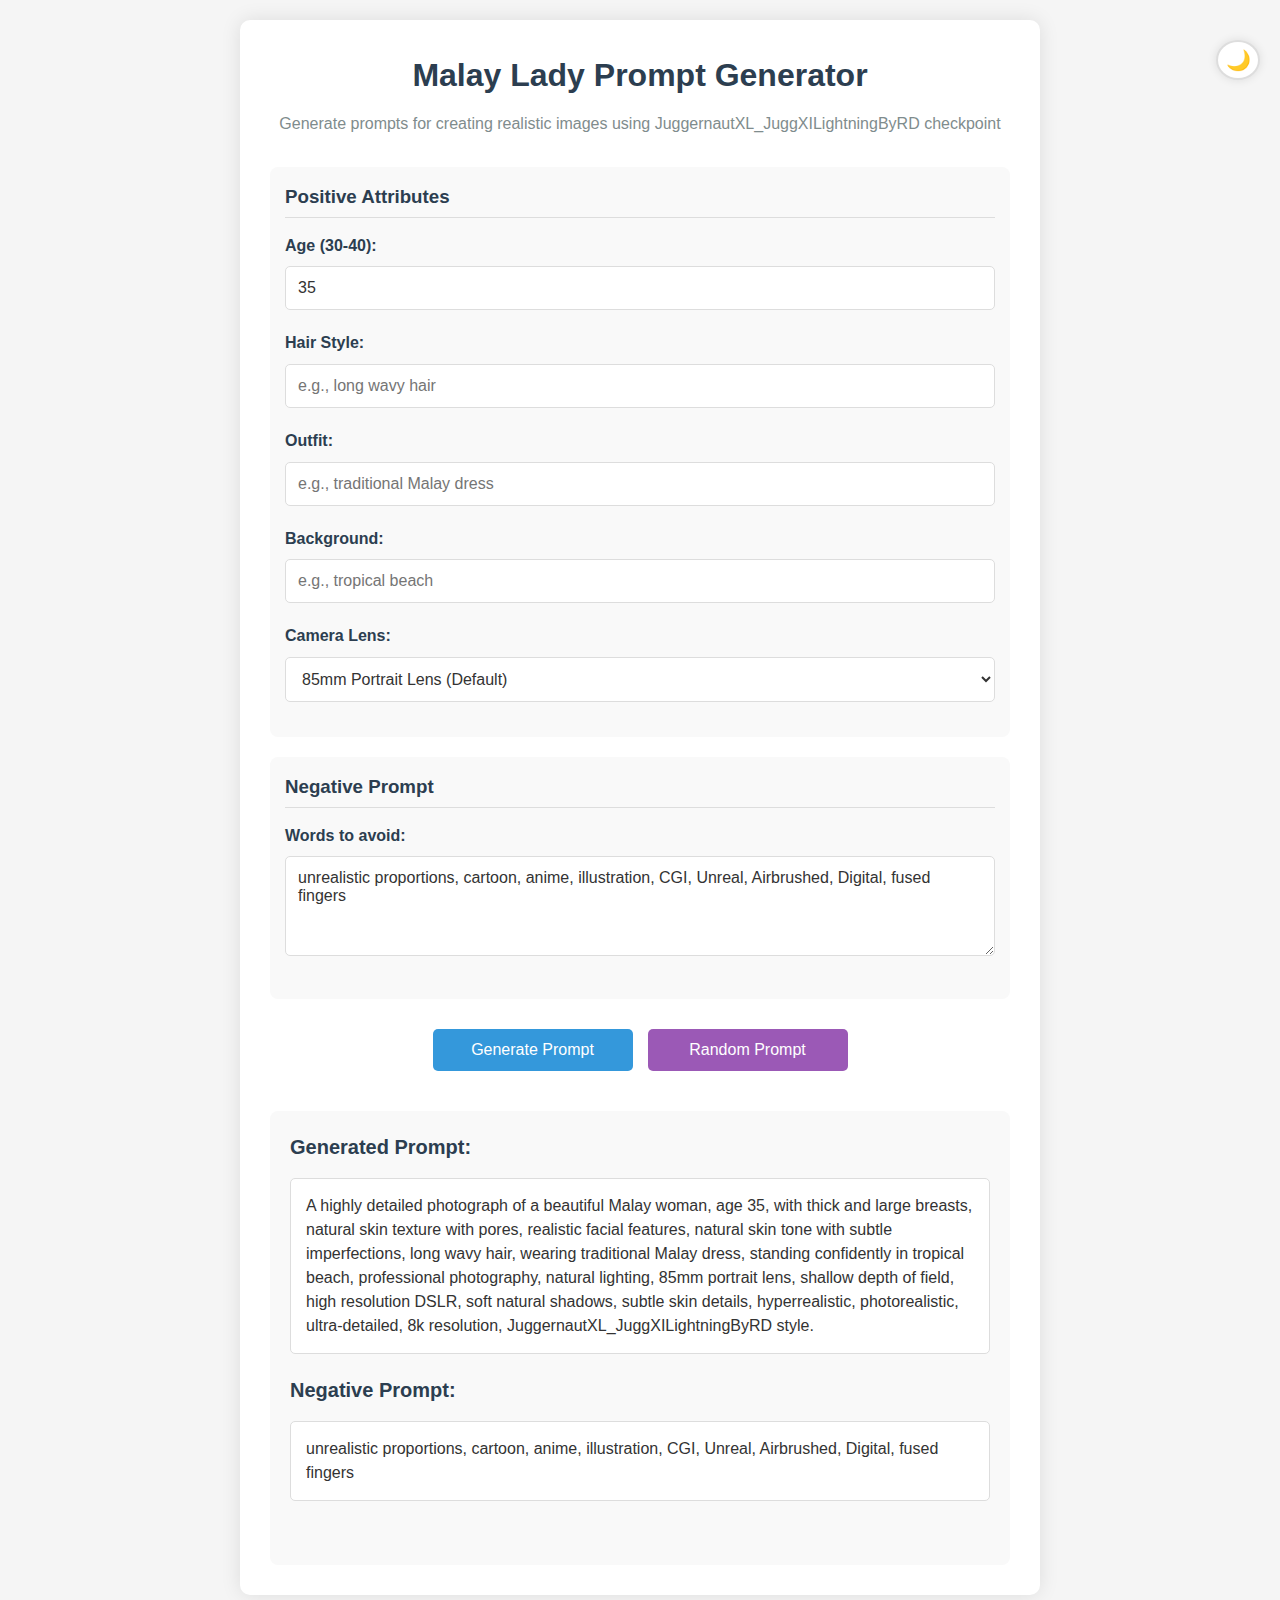
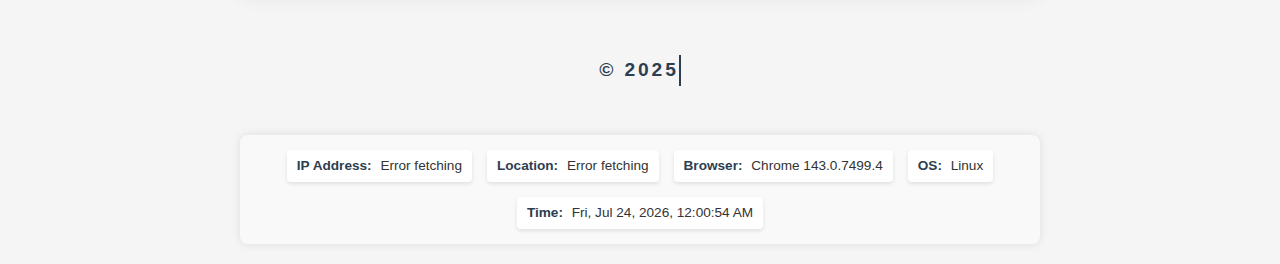
<file: index.html>
<!DOCTYPE html>
<html lang="en">
<head>
    <meta charset="UTF-8">
    <meta name="viewport" content="width=device-width, initial-scale=1.0">
    <title>Malay Lady Prompt Generator</title>
    <link rel="stylesheet" href="styles.css">
</head>
<body>
    <div class="theme-toggle-container">
        <button id="themeToggle" class="theme-toggle">
            <span class="light-icon">☀️</span>
            <span class="dark-icon">🌙</span>
        </button>
    </div>
    
    <div class="container">
        <h1>Malay Lady Prompt Generator</h1>
        <p class="description">Generate prompts for creating realistic images using JuggernautXL_JuggXILightningByRD checkpoint</p>
        
        <div class="form-container">
            <div class="form-section">
                <h3>Positive Attributes</h3>
                <div class="form-group">
                    <label for="age">Age (30-40):</label>
                    <input type="number" id="age" min="30" max="40" value="35">
                </div>
                
                <div class="form-group">
                    <label for="hairStyle">Hair Style:</label>
                    <input type="text" id="hairStyle" placeholder="e.g., long wavy hair">
                </div>
                
                <div class="form-group">
                    <label for="outfit">Outfit:</label>
                    <input type="text" id="outfit" placeholder="e.g., traditional Malay dress">
                </div>
                
                <div class="form-group">
                    <label for="background">Background:</label>
                    <input type="text" id="background" placeholder="e.g., tropical beach">
                </div>
                
                <div class="form-group">
                    <label for="cameraLens">Camera Lens:</label>
                    <select id="cameraLens">
                        <option value="85mm portrait lens, shallow depth of field">85mm Portrait Lens (Default)</option>
                        <option value="35mm wide angle lens">35mm Wide Angle Lens</option>
                        <option value="50mm standard lens">50mm Standard Lens</option>
                        <option value="135mm telephoto lens">135mm Telephoto Lens</option>
                        <option value="24mm wide angle lens">24mm Wide Angle Lens</option>
                        <option value="70-200mm zoom lens">70-200mm Zoom Lens</option>
                        <option value="macro lens">Macro Lens</option>
                        <option value="fisheye lens">Fisheye Lens</option>
                    </select>
                </div>
            </div>
            
            <div class="form-section">
                <h3>Negative Prompt</h3>
                <div class="form-group">
                    <label for="negativePrompt">Words to avoid:</label>
                    <textarea id="negativePrompt" placeholder="e.g., unrealistic proportions, cartoon, anime, illustration, CGI, Unreal, Airbrushed, Digital, fused fingers"></textarea>
                </div>
            </div>
            
            <div class="button-group">
                <button id="generateBtn">Generate Prompt</button>
                <button id="randomBtn" class="random-btn">Random Prompt</button>
            </div>
        </div>
        
        <div class="result-container">
            <div class="result-section">
                <h2>Generated Prompt:</h2>
                <div id="promptResult" class="prompt-box"></div>
            </div>
            
            <div class="result-section">
                <h2>Negative Prompt:</h2>
                <div id="negativeResult" class="prompt-box"></div>
            </div>
            
            <div class="copy-status" id="copyStatus"></div>
        </div>
    </div>
    
    <footer class="retro-footer">
        <div class="typewriter-text" id="copyrightText"></div>
    </footer>
    
    <div class="visitor-info">
        <div class="visitor-info-container">
            <div class="visitor-info-item">
                <span class="info-label">IP Address:</span>
                <span id="ipAddress" class="info-value">Loading...</span>
            </div>
            <div class="visitor-info-item">
                <span class="info-label">Location:</span>
                <span id="location" class="info-value">Loading...</span>
            </div>
            <div class="visitor-info-item">
                <span class="info-label">Browser:</span>
                <span id="browser" class="info-value">Loading...</span>
            </div>
            <div class="visitor-info-item">
                <span class="info-label">OS:</span>
                <span id="os" class="info-value">Loading...</span>
            </div>
            <div class="visitor-info-item">
                <span class="info-label">Time:</span>
                <span id="currentTime" class="info-value">Loading...</span>
            </div>
        </div>
    </div>
    
    <script src="script.js"></script>
</body>
</html>
</file>
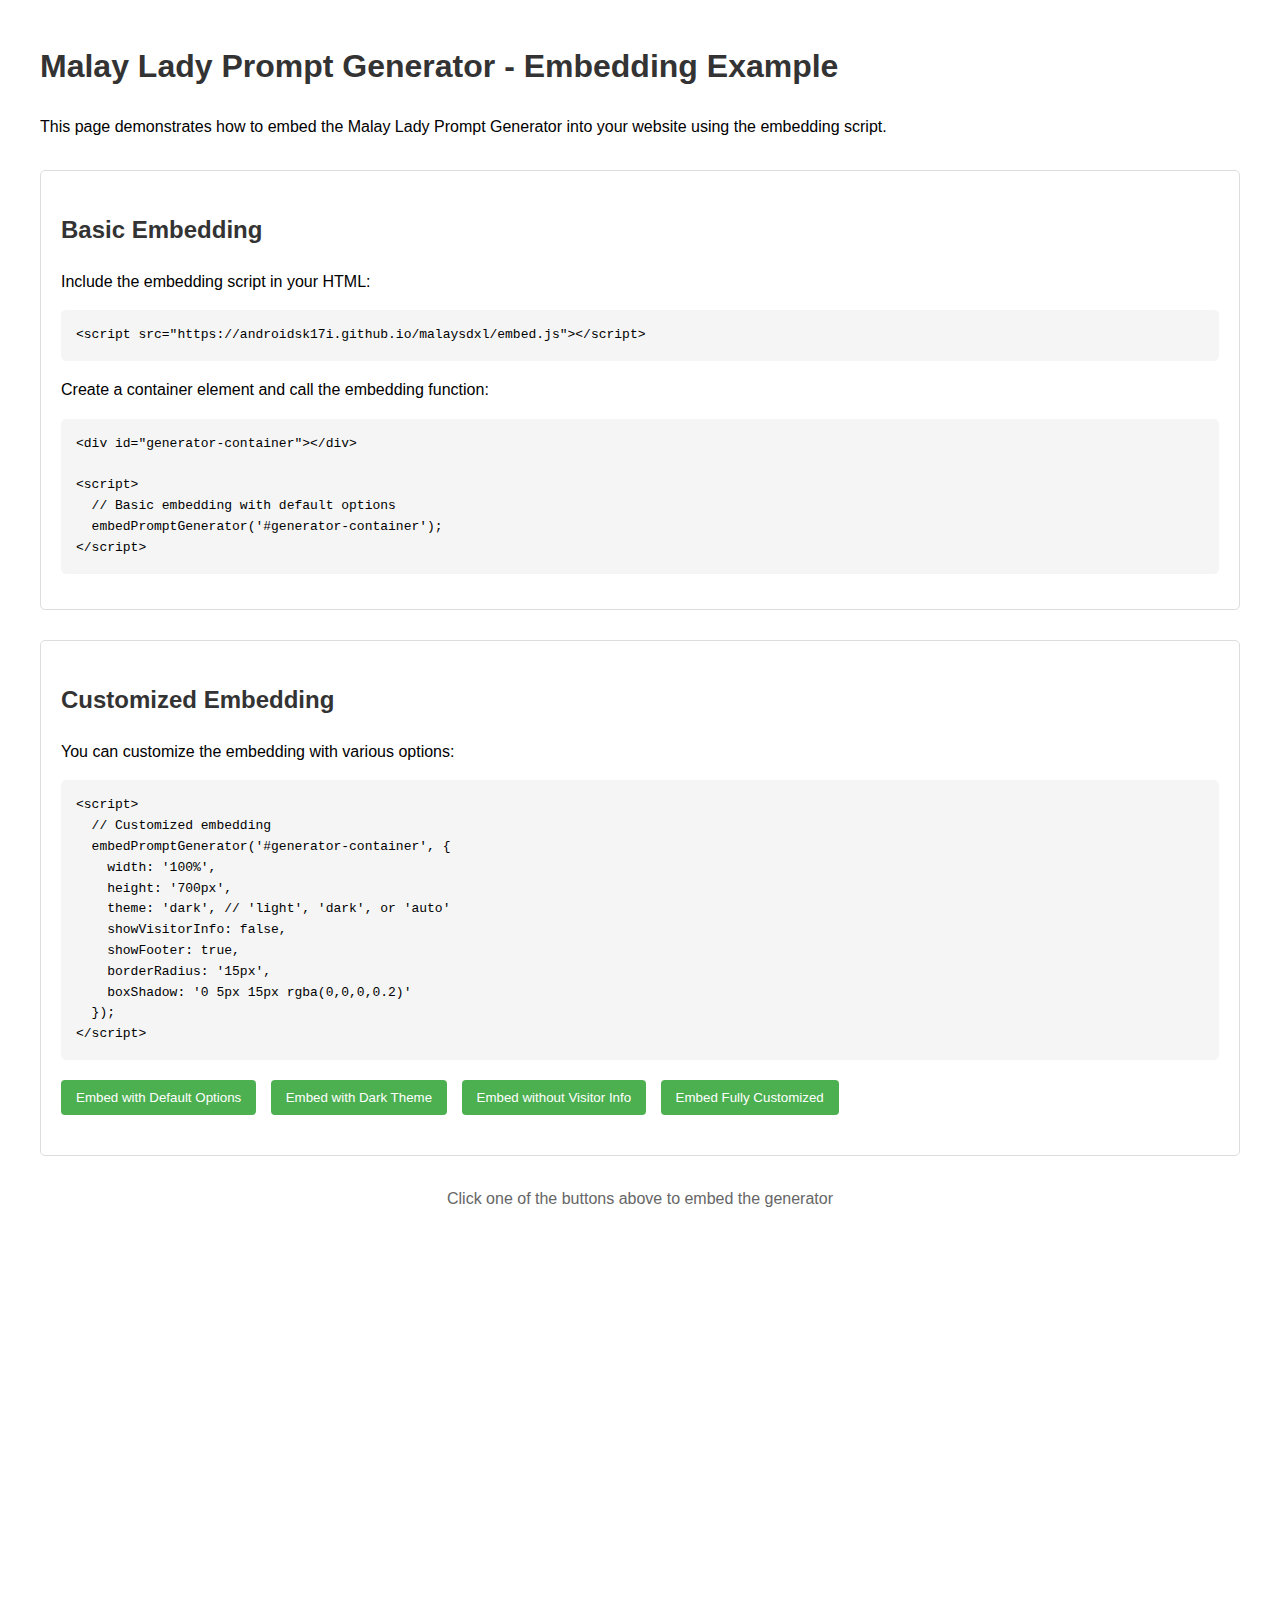
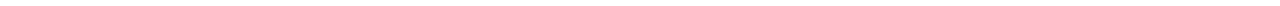
<file: embed-example.html>
<!DOCTYPE html>
<html lang="en">
<head>
    <meta charset="UTF-8">
    <meta name="viewport" content="width=device-width, initial-scale=1.0">
    <title>Prompt Generator Embedding Example</title>
    <style>
        body {
            font-family: Arial, sans-serif;
            max-width: 1200px;
            margin: 0 auto;
            padding: 20px;
            line-height: 1.6;
        }
        
        h1, h2 {
            color: #333;
        }
        
        .example-container {
            margin: 30px 0;
            padding: 20px;
            border: 1px solid #ddd;
            border-radius: 5px;
        }
        
        .code-block {
            background-color: #f5f5f5;
            padding: 15px;
            border-radius: 5px;
            overflow-x: auto;
            font-family: monospace;
            margin: 15px 0;
        }
        
        .button-container {
            margin: 20px 0;
        }
        
        button {
            padding: 10px 15px;
            background-color: #4CAF50;
            color: white;
            border: none;
            border-radius: 4px;
            cursor: pointer;
            margin-right: 10px;
        }
        
        button:hover {
            background-color: #45a049;
        }
        
        #generator-container {
            margin-top: 30px;
            min-height: 400px;
        }
    </style>
</head>
<body>
    <h1>Malay Lady Prompt Generator - Embedding Example</h1>
    
    <p>This page demonstrates how to embed the Malay Lady Prompt Generator into your website using the embedding script.</p>
    
    <div class="example-container">
        <h2>Basic Embedding</h2>
        
        <p>Include the embedding script in your HTML:</p>
        
        <div class="code-block">
            &lt;script src="https://androidsk17i.github.io/malaysdxl/embed.js"&gt;&lt;/script&gt;
        </div>
        
        <p>Create a container element and call the embedding function:</p>
        
        <div class="code-block">
            &lt;div id="generator-container"&gt;&lt;/div&gt;<br><br>
            &lt;script&gt;<br>
            &nbsp;&nbsp;// Basic embedding with default options<br>
            &nbsp;&nbsp;embedPromptGenerator('#generator-container');<br>
            &lt;/script&gt;
        </div>
    </div>
    
    <div class="example-container">
        <h2>Customized Embedding</h2>
        
        <p>You can customize the embedding with various options:</p>
        
        <div class="code-block">
            &lt;script&gt;<br>
            &nbsp;&nbsp;// Customized embedding<br>
            &nbsp;&nbsp;embedPromptGenerator('#generator-container', {<br>
            &nbsp;&nbsp;&nbsp;&nbsp;width: '100%',<br>
            &nbsp;&nbsp;&nbsp;&nbsp;height: '700px',<br>
            &nbsp;&nbsp;&nbsp;&nbsp;theme: 'dark', // 'light', 'dark', or 'auto'<br>
            &nbsp;&nbsp;&nbsp;&nbsp;showVisitorInfo: false,<br>
            &nbsp;&nbsp;&nbsp;&nbsp;showFooter: true,<br>
            &nbsp;&nbsp;&nbsp;&nbsp;borderRadius: '15px',<br>
            &nbsp;&nbsp;&nbsp;&nbsp;boxShadow: '0 5px 15px rgba(0,0,0,0.2)'<br>
            &nbsp;&nbsp;});<br>
            &lt;/script&gt;
        </div>
        
        <div class="button-container">
            <button onclick="embedWithDefaultOptions()">Embed with Default Options</button>
            <button onclick="embedWithDarkTheme()">Embed with Dark Theme</button>
            <button onclick="embedWithoutVisitorInfo()">Embed without Visitor Info</button>
            <button onclick="embedCustomized()">Embed Fully Customized</button>
        </div>
    </div>
    
    <div id="generator-container">
        <!-- The generator will be embedded here -->
        <p style="text-align: center; color: #666;">Click one of the buttons above to embed the generator</p>
    </div>
    
    <!-- Include the embedding script -->
    <script src="https://androidsk17i.github.io/malaysdxl/embed.js"></script>
    
    <script>
        // Embedding functions for the example buttons
        function embedWithDefaultOptions() {
            embedPromptGenerator('#generator-container');
        }
        
        function embedWithDarkTheme() {
            embedPromptGenerator('#generator-container', {
                theme: 'dark'
            });
        }
        
        function embedWithoutVisitorInfo() {
            embedPromptGenerator('#generator-container', {
                showVisitorInfo: false
            });
        }
        
        function embedCustomized() {
            embedPromptGenerator('#generator-container', {
                height: '700px',
                theme: 'dark',
                showVisitorInfo: true,
                showFooter: true,
                borderRadius: '15px',
                boxShadow: '0 5px 15px rgba(0,0,0,0.2)'
            });
        }
    </script>
</body>
</html>
</file>
<file: styles.css>
/* Global Styles */
:root {
    --bg-color: #f5f5f5;
    --container-bg: #fff;
    --text-color: #333;
    --heading-color: #2c3e50;
    --subheading-color: #7f8c8d;
    --border-color: #ddd;
    --form-bg: #f9f9f9;
    --button-primary: #3498db;
    --button-primary-hover: #2980b9;
    --button-secondary: #9b59b6;
    --button-secondary-hover: #8e44ad;
    --success-color: #27ae60;
    --highlight-color: #e8f7f0;
    --shadow-color: rgba(0, 0, 0, 0.1);
}

.dark-theme {
    --bg-color: #1a1a1a;
    --container-bg: #2c2c2c;
    --text-color: #e0e0e0;
    --heading-color: #ecf0f1;
    --subheading-color: #bdc3c7;
    --border-color: #444;
    --form-bg: #383838;
    --button-primary: #2980b9;
    --button-primary-hover: #3498db;
    --button-secondary: #8e44ad;
    --button-secondary-hover: #9b59b6;
    --success-color: #2ecc71;
    --highlight-color: #2c3e50;
    --shadow-color: rgba(0, 0, 0, 0.3);
}

* {
    margin: 0;
    padding: 0;
    box-sizing: border-box;
    font-family: 'Segoe UI', Tahoma, Geneva, Verdana, sans-serif;
}

body {
    background-color: var(--bg-color);
    color: var(--text-color);
    line-height: 1.6;
    padding: 20px;
    transition: background-color 0.3s ease, color 0.3s ease;
}

.container {
    max-width: 800px;
    margin: 0 auto;
    background-color: var(--container-bg);
    border-radius: 10px;
    box-shadow: 0 0 20px var(--shadow-color);
    padding: 30px;
    transition: background-color 0.3s ease, box-shadow 0.3s ease;
}

h1 {
    text-align: center;
    color: var(--heading-color);
    margin-bottom: 10px;
    transition: color 0.3s ease;
}

h3 {
    color: var(--heading-color);
    margin-bottom: 15px;
    border-bottom: 1px solid var(--border-color);
    padding-bottom: 5px;
    transition: color 0.3s ease, border-color 0.3s ease;
}

.description {
    text-align: center;
    color: var(--subheading-color);
    margin-bottom: 30px;
    transition: color 0.3s ease;
}

/* Theme Toggle */
.theme-toggle-container {
    position: fixed;
    top: 20px;
    right: 20px;
    z-index: 100;
}

.theme-toggle {
    background-color: var(--container-bg);
    color: var(--text-color);
    border: 2px solid var(--border-color);
    border-radius: 50%;
    width: 40px;
    height: 40px;
    cursor: pointer;
    display: flex;
    align-items: center;
    justify-content: center;
    font-size: 20px;
    transition: all 0.3s ease;
    box-shadow: 0 0 10px var(--shadow-color);
}

.theme-toggle:hover {
    transform: scale(1.1);
}

.light-icon, .dark-icon {
    position: absolute;
    transition: opacity 0.3s ease, transform 0.5s ease;
}

.light-icon {
    opacity: 0;
    transform: rotate(180deg);
}

.dark-icon {
    opacity: 1;
}

.dark-theme .light-icon {
    opacity: 1;
    transform: rotate(0deg);
}

.dark-theme .dark-icon {
    opacity: 0;
    transform: rotate(-180deg);
}

/* Form Styles */
.form-container {
    margin-bottom: 30px;
}

.form-section {
    background-color: var(--form-bg);
    padding: 15px;
    border-radius: 8px;
    margin-bottom: 20px;
    transition: background-color 0.3s ease;
}

.form-group {
    margin-bottom: 20px;
}

label {
    display: block;
    margin-bottom: 8px;
    font-weight: 600;
    color: var(--heading-color);
    transition: color 0.3s ease;
}

input[type="text"],
input[type="number"],
textarea,
select {
    width: 100%;
    padding: 12px;
    border: 1px solid var(--border-color);
    border-radius: 5px;
    font-size: 16px;
    transition: border-color 0.3s ease, background-color 0.3s ease, color 0.3s ease;
    background-color: var(--container-bg);
    color: var(--text-color);
}

textarea {
    min-height: 100px;
    resize: vertical;
}

input[type="text"]:focus,
input[type="number"]:focus,
textarea:focus,
select:focus {
    border-color: var(--button-primary);
    outline: none;
}

button {
    background-color: var(--button-primary);
    color: white;
    border: none;
    padding: 12px 20px;
    font-size: 16px;
    border-radius: 5px;
    cursor: pointer;
    transition: background-color 0.3s;
    display: block;
    margin: 20px auto;
    width: 200px;
}

.button-group {
    display: flex;
    justify-content: center;
    gap: 15px;
    flex-wrap: wrap;
}

.button-group button {
    margin: 10px 0;
}

.random-btn {
    background-color: var(--button-secondary);
}

.random-btn:hover {
    background-color: var(--button-secondary-hover);
}

button:hover {
    background-color: var(--button-primary-hover);
}

/* Result Styles */
.result-container {
    background-color: var(--form-bg);
    padding: 20px;
    border-radius: 8px;
    transition: background-color 0.3s ease;
}

.result-section {
    margin-bottom: 20px;
}

h2 {
    color: var(--heading-color);
    margin-bottom: 15px;
    font-size: 20px;
    transition: color 0.3s ease;
}

.prompt-box {
    background-color: var(--container-bg);
    border: 1px solid var(--border-color);
    border-radius: 5px;
    padding: 15px;
    min-height: 60px;
    margin-bottom: 15px;
    white-space: pre-wrap;
    line-height: 1.5;
    transition: background-color 0.3s ease, border-color 0.3s ease, color 0.3s ease;
    color: var(--text-color);
}

.highlight {
    background-color: var(--highlight-color);
}

.copy-status {
    text-align: center;
    color: var(--success-color);
    font-weight: bold;
    height: 24px;
    margin-top: 10px;
    transition: opacity 0.5s ease, color 0.3s ease;
}

/* Retro Footer */
.retro-footer {
    margin-top: 40px;
    text-align: center;
    padding: 20px;
    font-family: 'Courier New', Courier, monospace;
    font-weight: bold;
}

.typewriter-text {
    display: inline-block;
    overflow: hidden;
    border-right: 0.15em solid var(--heading-color);
    white-space: nowrap;
    margin: 0 auto;
    letter-spacing: 0.15em;
    font-size: 1.2rem;
    color: var(--heading-color);
    animation: 
        typing 3.5s steps(40, end),
        blink-caret 0.75s step-end infinite;
}

@keyframes typing {
    from { width: 0 }
    to { width: 100% }
}

@keyframes blink-caret {
    from, to { border-color: transparent }
    50% { border-color: var(--heading-color) }
}

/* Visitor Info */
.visitor-info {
    margin-top: 20px;
    padding: 15px;
    text-align: center;
    font-family: 'Consolas', 'Courier New', monospace;
    font-size: 0.85rem;
    background-color: var(--form-bg);
    border-radius: 8px;
    max-width: 800px;
    margin-left: auto;
    margin-right: auto;
    box-shadow: 0 0 10px var(--shadow-color);
    transition: background-color 0.3s ease, box-shadow 0.3s ease;
}

.visitor-info-container {
    display: flex;
    flex-wrap: wrap;
    justify-content: center;
    gap: 15px;
}

.visitor-info-item {
    padding: 5px 10px;
    border-radius: 4px;
    background-color: var(--container-bg);
    box-shadow: 0 2px 4px var(--shadow-color);
    transition: background-color 0.3s ease;
}

.info-label {
    font-weight: bold;
    color: var(--heading-color);
    margin-right: 5px;
    transition: color 0.3s ease;
}

.info-value {
    color: var(--text-color);
    transition: color 0.3s ease;
}

/* Responsive Design */
@media (max-width: 600px) {
    .container {
        padding: 15px;
    }
    
    button {
        width: 100%;
    }
    
    .theme-toggle-container {
        top: 10px;
        right: 10px;
    }
    
    .typewriter-text {
        font-size: 0.9rem;
        letter-spacing: 0.1em;
    }
    
    .visitor-info-container {
        flex-direction: column;
        gap: 8px;
    }
    
    .visitor-info {
        font-size: 0.75rem;
        padding: 10px;
    }
}
</file>
